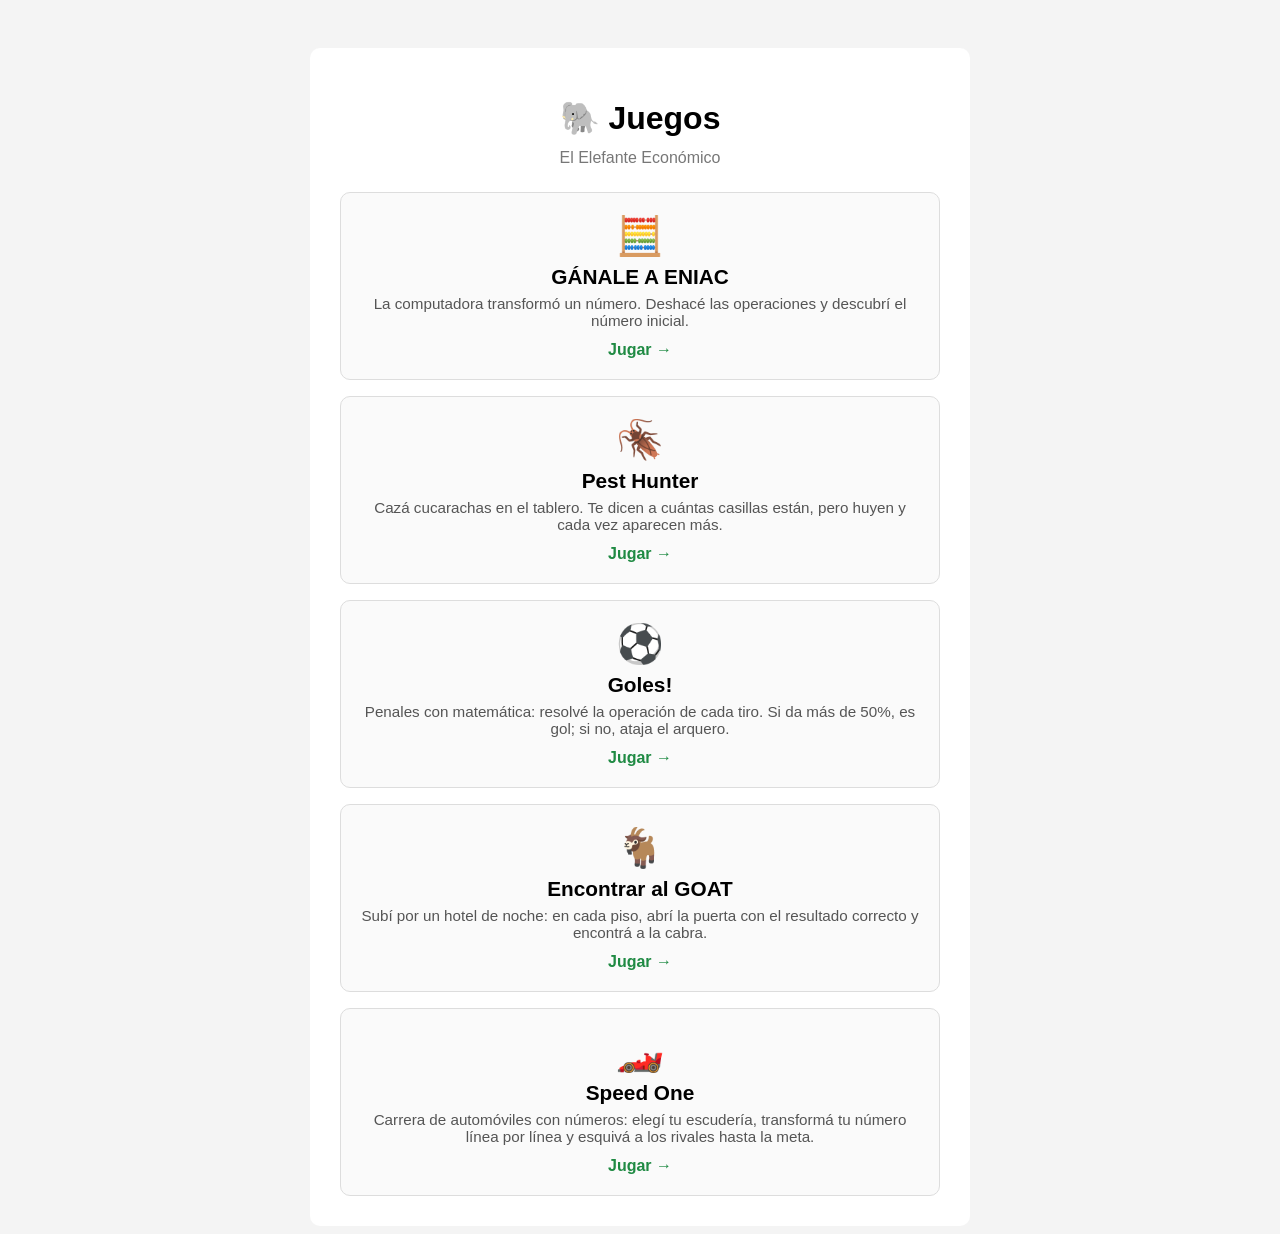
<file: index.html>
<!DOCTYPE html>
<html lang="es">
<head>
    <meta charset="UTF-8">
    <meta name="viewport" content="width=device-width, initial-scale=1.0">
    <title>Juegos · El Elefante Económico</title>

    <link rel="stylesheet" href="style.css">
</head>
<body>

<div class="contenedor">

    <h1>🐘 Juegos</h1>
    <p class="subtitulo">El Elefante Económico</p>

    <div class="juegos">

        <a class="tarjeta" href="ENIAC/">
            <span class="icono">🧮</span>
            <span class="titulo">GÁNALE A ENIAC</span>
            <span class="descripcion">
                La computadora transformó un número. Deshacé las operaciones
                y descubrí el número inicial.
            </span>
            <span class="entrar">Jugar →</span>
        </a>

        <a class="tarjeta" href="Pest Hunter/">
            <span class="icono">🪳</span>
            <span class="titulo">Pest Hunter</span>
            <span class="descripcion">
                Cazá cucarachas en el tablero. Te dicen a cuántas casillas están,
                pero huyen y cada vez aparecen más.
            </span>
            <span class="entrar">Jugar →</span>
        </a>

        <a class="tarjeta" href="goles/">
            <span class="icono">⚽</span>
            <span class="titulo">Goles!</span>
            <span class="descripcion">
                Penales con matemática: resolvé la operación de cada tiro.
                Si da más de 50%, es gol; si no, ataja el arquero.
            </span>
            <span class="entrar">Jugar →</span>
        </a>
<a class="tarjeta" href="goat/">
            <span class="icono">🐐</span>
            <span class="titulo">Encontrar al GOAT</span>
            <span class="descripcion">
                Subí por un hotel de noche: en cada piso, abrí la puerta con el
                resultado correcto y encontrá a la cabra.
            </span>
            <span class="entrar">Jugar →</span>
        </a>
        <a class="tarjeta" href="speed-one/">
            <span class="icono">🏎️</span>
            <span class="titulo">Speed One</span>
            <span class="descripcion">
                Carrera de automóviles con números: elegí tu escudería, transformá tu número
                línea por línea y esquivá a los rivales hasta la meta.
            </span>
            <span class="entrar">Jugar →</span>
        </a>

    </div>

</div>

</body>
</html>
</file>
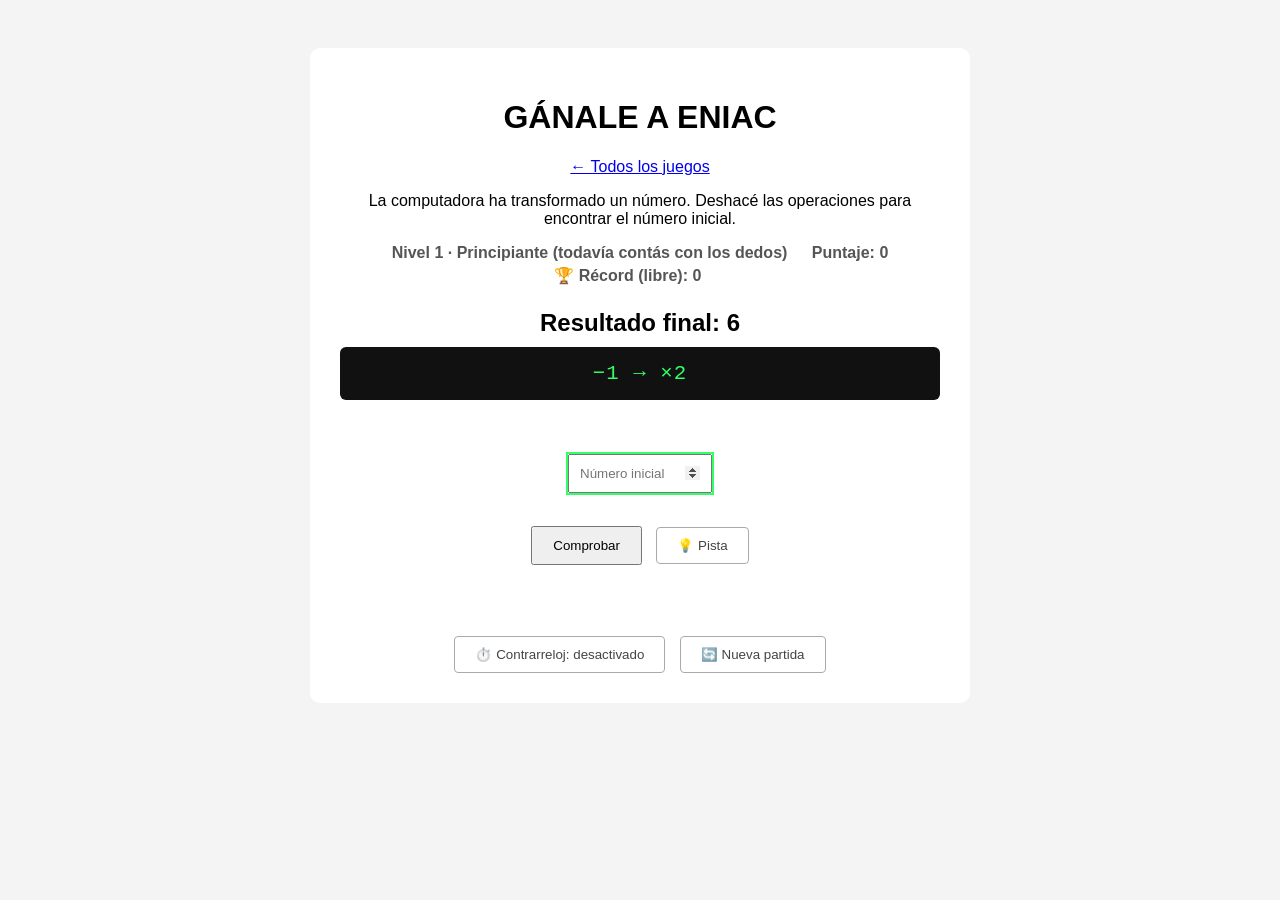
<file: ENIAC/index.html>
<!DOCTYPE html>
<html lang="es">
<head>
    <meta charset="UTF-8">
    <meta name="viewport" content="width=device-width, initial-scale=1.0">
    <title>ENIAC</title>

    <link rel="stylesheet" href="style.css">
</head>
<body>

<div class="contenedor">

    <h1>GÁNALE A ENIAC</h1>

    <p><a href="../">← Todos los juegos</a></p>

    <p>La computadora ha transformado un número. Deshacé las operaciones para encontrar el número inicial.</p>

    <div class="estadisticas">
        <p id="nivel"></p>
        <p id="puntaje"></p>
        <p id="record"></p>
        <p id="tiempo"></p>
    </div>

    <h2 id="resultado"></h2>

    <div id="operaciones"></div>

    <p id="pista"></p>

    <br>

    <input
        type="number"
        id="respuesta"
        placeholder="Número inicial">

    <br><br>

    <div class="botones">
        <button id="btnComprobar" onclick="comprobar()">Comprobar</button>
        <button id="btnPista" class="secundario" onclick="pedirPista()">💡 Pista</button>
    </div>

    <p id="mensaje"></p>

    <div class="botones">
        <button id="btnModo" class="secundario" onclick="alternarModo()"></button>
        <button id="btnNueva" class="secundario" onclick="nuevaPartida()">🔄 Nueva partida</button>
    </div>

</div>

<script src="script.js"></script>

</body>
</html>
</file>
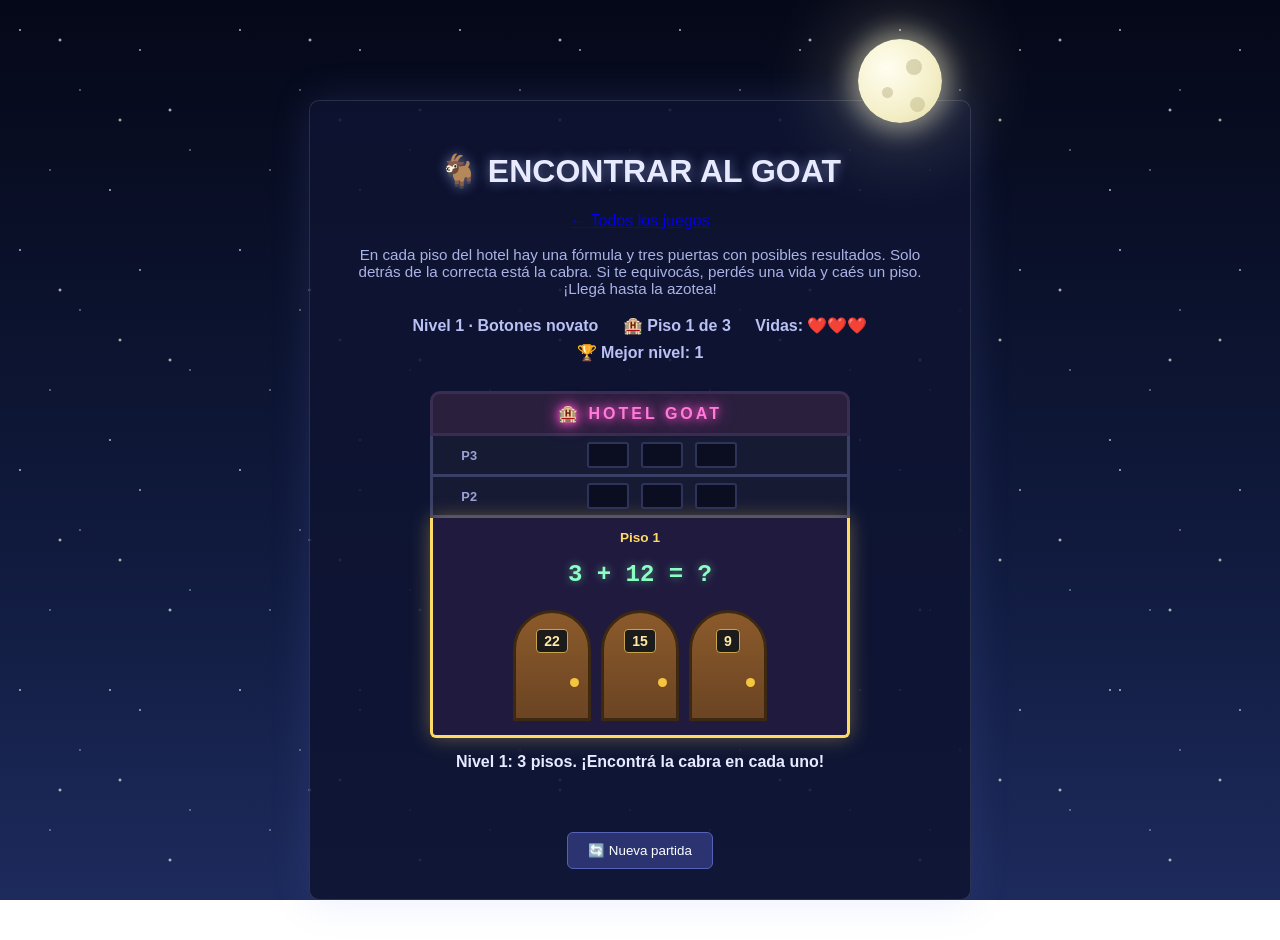
<file: goat/index.html>
<!DOCTYPE html>
<html lang="es">
<head>
    <meta charset="UTF-8">
    <meta name="viewport" content="width=device-width, initial-scale=1.0">
    <title>Encontrar al GOAT</title>

    <link rel="stylesheet" href="style.css">
</head>
<body>

<div class="contenedor">

    <div class="luna"></div>

    <h1>🐐 ENCONTRAR AL GOAT</h1>

    <p><a href="../">← Todos los juegos</a></p>

    <p class="consigna">
        En cada piso del hotel hay una fórmula y tres puertas con posibles resultados.
        Solo detrás de la correcta está la cabra. Si te equivocás, perdés una vida
        y caés un piso. ¡Llegá hasta la azotea!
    </p>

    <div class="estadisticas">
        <p id="nivel"></p>
        <p id="piso"></p>
        <p id="vidas"></p>
        <p id="record"></p>
    </div>

    <!-- El hotel se dibuja desde script.js -->
    <div id="hotel"></div>

    <p id="mensaje"></p>

    <button id="btnSiguiente" onclick="siguienteNivel()" hidden>Siguiente nivel ▶</button>
    <button id="btnNueva" onclick="nuevaPartida()">🔄 Nueva partida</button>

</div>

<script src="script.js"></script>

</body>
</html>
</file>
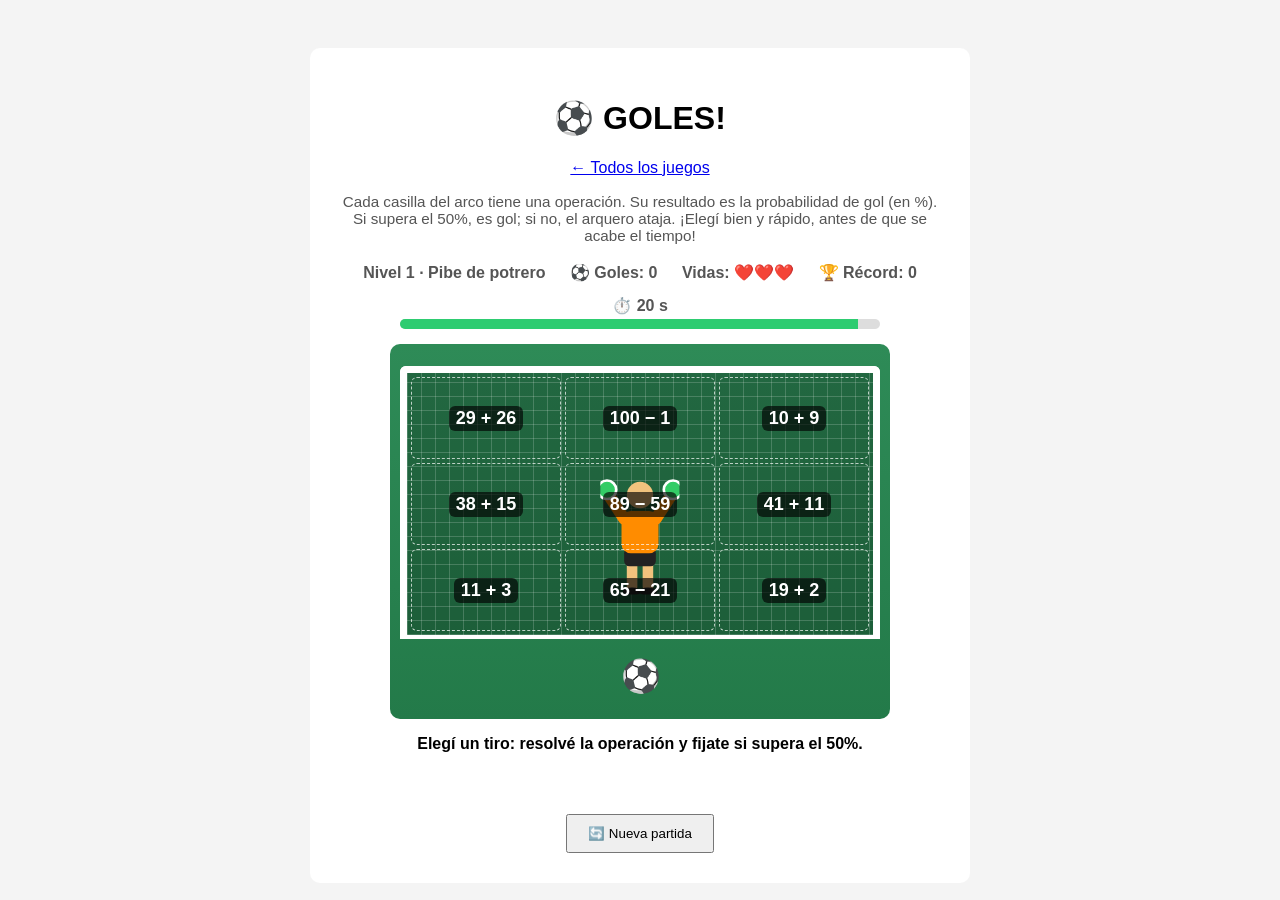
<file: goles/index.html>
<!DOCTYPE html>
<html lang="es">
<head>
    <meta charset="UTF-8">
    <meta name="viewport" content="width=device-width, initial-scale=1.0">
    <title>goles</title>

    <link rel="stylesheet" href="style.css">
</head>
<body>

<div class="contenedor">

    <h1>⚽ GOLES!</h1>

       <p><a href="../">← Todos los juegos</a></p>

    <p class="consigna">
        Cada casilla del arco tiene una operación. Su resultado es la probabilidad
        de gol (en %). Si supera el 50%, es gol; si no, el arquero ataja.
        ¡Elegí bien y rápido, antes de que se acabe el tiempo!
    </p>

    <div class="estadisticas">
        <p id="nivel"></p>
        <p id="goles"></p>
        <p id="vidas"></p>
        <p id="record"></p>
    </div>

    <p id="tiempo"></p>
    <div class="barra"><div id="barraTiempo"></div></div>

    <div class="campo">

        <div class="arco">

            <!-- Arquero -->
            <div id="arquero">
                <svg viewBox="0 0 60 90" xmlns="http://www.w3.org/2000/svg" aria-hidden="true">
                    <rect x="20" y="64" width="8" height="22" rx="3" fill="#f1c27d"/>
                    <rect x="32" y="64" width="8" height="22" rx="3" fill="#f1c27d"/>
                    <ellipse cx="24" cy="87" rx="7" ry="3" fill="#222"/>
                    <ellipse cx="36" cy="87" rx="7" ry="3" fill="#222"/>
                    <rect x="18" y="54" width="24" height="14" rx="4" fill="#222"/>
                    <line x1="18" y1="32" x2="5" y2="12" stroke="#ff8c00" stroke-width="9" stroke-linecap="round"/>
                    <line x1="42" y1="32" x2="55" y2="12" stroke="#ff8c00" stroke-width="9" stroke-linecap="round"/>
                    <rect x="16" y="26" width="28" height="32" rx="7" fill="#ff8c00"/>
                    <circle cx="30" cy="14" r="10" fill="#f1c27d"/>
                    <circle cx="5" cy="10" r="7" fill="#33cc66" stroke="#fff" stroke-width="2"/>
                    <circle cx="55" cy="10" r="7" fill="#33cc66" stroke="#fff" stroke-width="2"/>
                </svg>
            </div>

            <!-- Los 9 tiros se generan desde script.js -->
            <div id="tiros"></div>

        </div>

        <div class="area">
            <span id="pelota">⚽</span>
        </div>

    </div>

    <p id="mensaje"></p>

    <button id="btnSiguiente" onclick="siguiente()" hidden>Siguiente tiro ▶</button>
    <button id="btnNueva" onclick="nuevaPartida()">🔄 Nueva partida</button>

</div>

<script src="script.js"></script>

</body>
</html>
</file>
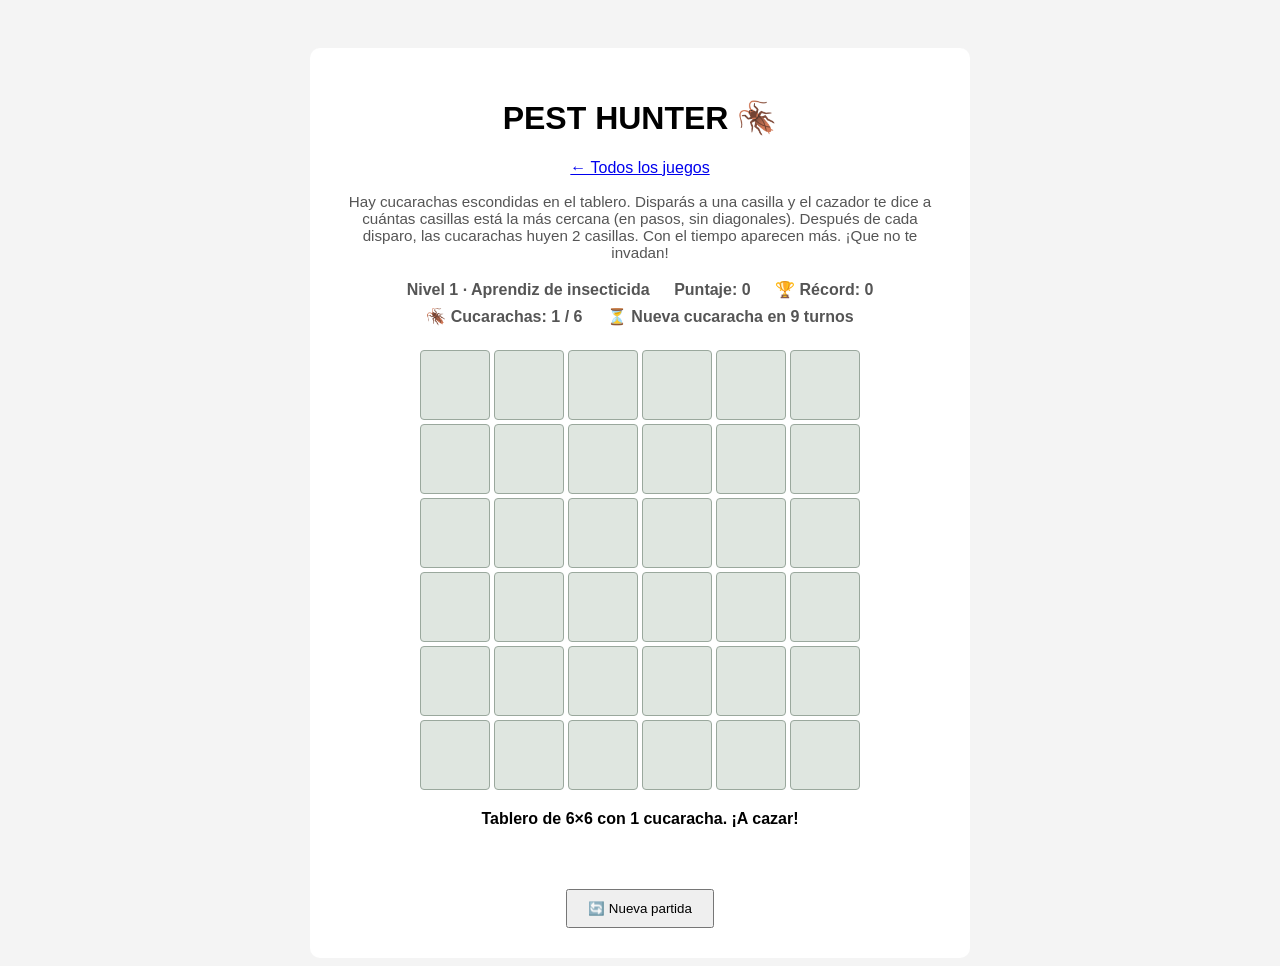
<file: Pest Hunter/index.html>
<!DOCTYPE html>
<html lang="es">
<head>
    <meta charset="UTF-8">
    <meta name="viewport" content="width=device-width, initial-scale=1.0">
    <title>Pest Hunter</title>

    <link rel="stylesheet" href="style.css">
</head>
<body>

<div class="contenedor">

    <h1>PEST HUNTER 🪳</h1>

    <p><a href="../">← Todos los juegos</a></p>

    <p class="consigna">
        Hay cucarachas escondidas en el tablero. Disparás a una casilla y el cazador
        te dice a cuántas casillas está la más cercana (en pasos, sin diagonales).
        Después de cada disparo, las cucarachas huyen 2 casillas.
        Con el tiempo aparecen más. ¡Que no te invadan!
    </p>

    <div class="estadisticas">
        <p id="nivel"></p>
        <p id="puntaje"></p>
        <p id="record"></p>
    </div>

    <div class="estadisticas">
        <p id="plaga"></p>
        <p id="proxima"></p>
    </div>

    <div id="tablero"></div>

    <p id="mensaje"></p>

    <button id="btnNueva" onclick="nuevaPartida()">🔄 Nueva partida</button>

</div>

<script src="script.js"></script>

</body>
</html>
</file>
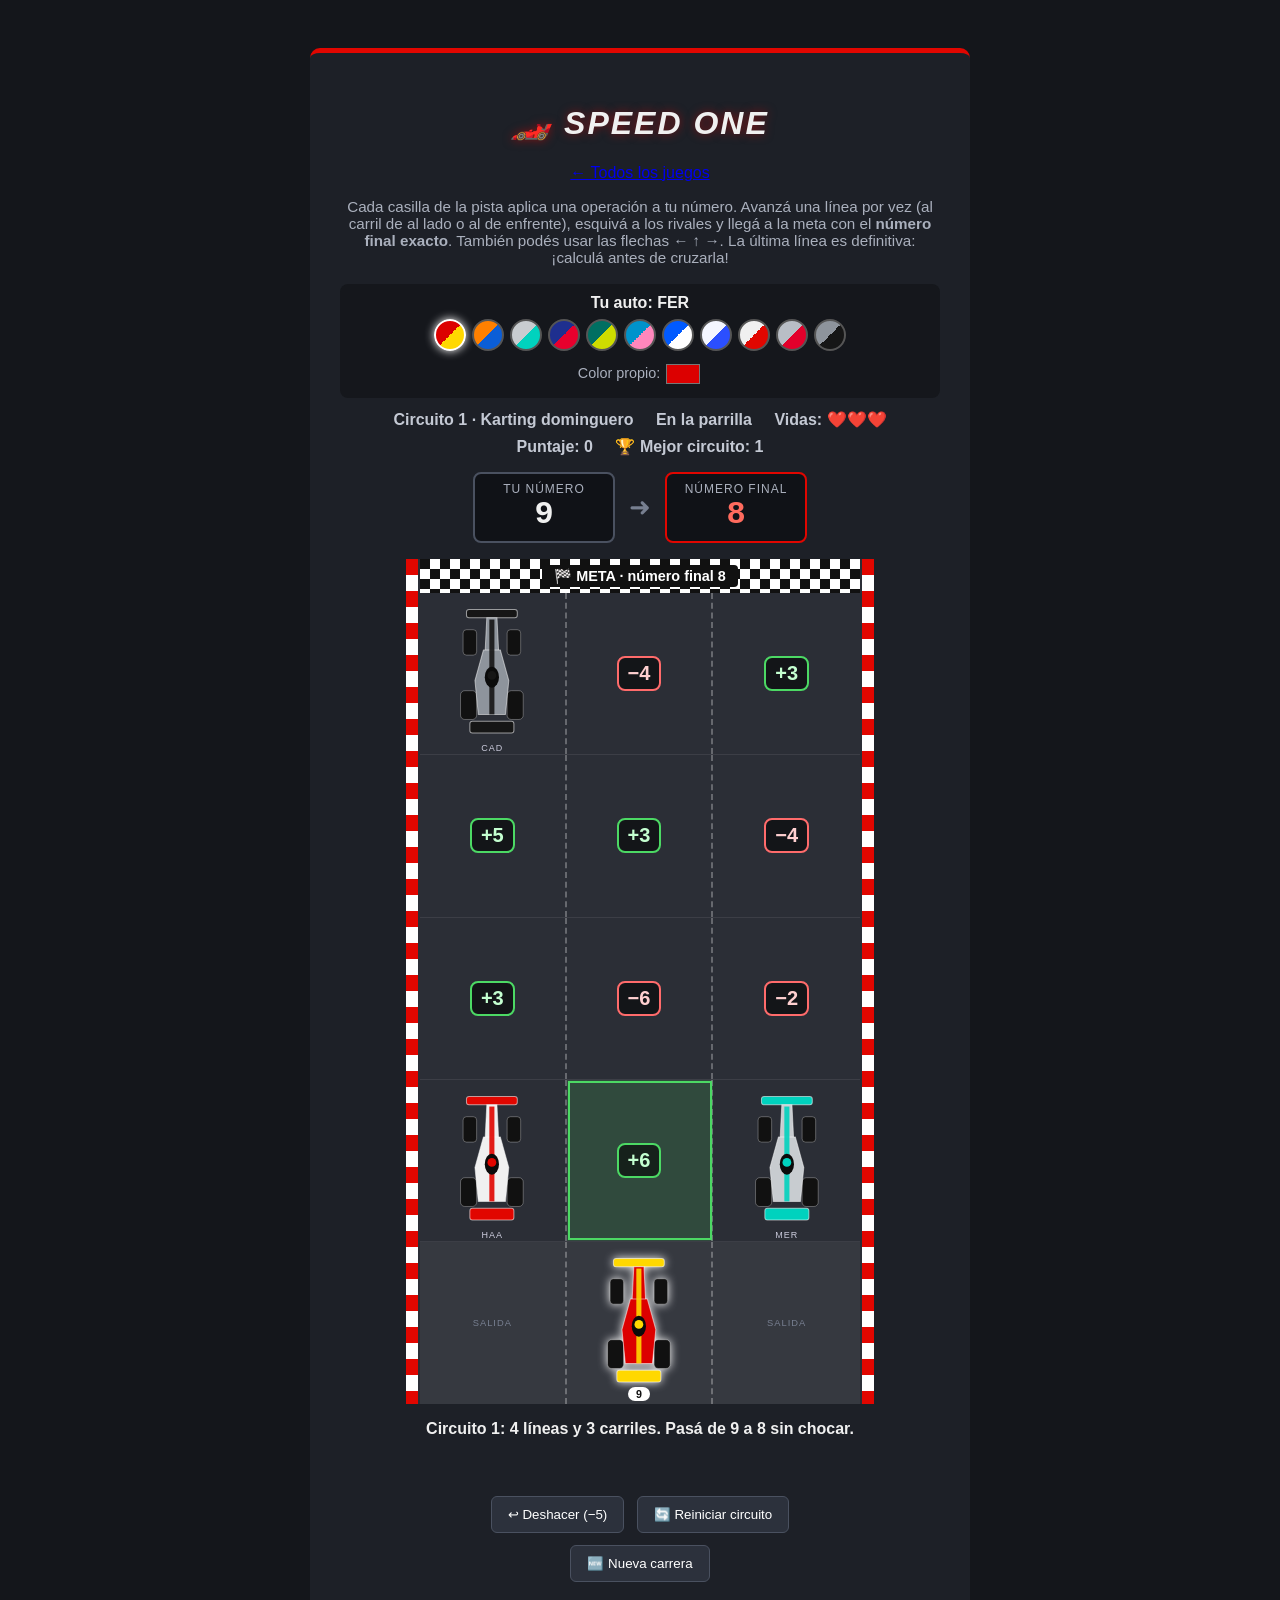
<file: speed-one/index.html>
<!DOCTYPE html>
<html lang="es">
<head>
    <meta charset="UTF-8">
    <meta name="viewport" content="width=device-width, initial-scale=1.0">
    <title>speed-one</title>

    <link rel="stylesheet" href="style.css">
</head>
<body>

<div class="contenedor">

    <h1>🏎️ SPEED ONE</h1>

     <p><a href="../">← Todos los juegos</a></p>

    <p class="consigna">
        Cada casilla de la pista aplica una operación a tu número. Avanzá una línea por vez
        (al carril de al lado o al de enfrente), esquivá a los rivales y llegá a la meta
        con el <b>número final exacto</b>. También podés usar las flechas ← ↑ →.
        La última línea es definitiva: ¡calculá antes de cruzarla!
    </p>

    <!-- Garaje: elegí el color de tu auto -->
    <div class="garage">
        <p id="nombreAuto"></p>
        <div id="colores"></div>
        <label class="propio">
            Color propio:
            <input type="color" id="colorPropio" value="#dc0000">
        </label>
    </div>

    <div class="estadisticas">
        <p id="nivel"></p>
        <p id="linea"></p>
        <p id="vidas"></p>
        <p id="puntaje"></p>
        <p id="record"></p>
    </div>

    <div class="marcadores">
        <div class="caja">
            <span>Tu número</span>
            <b id="tuNumero"></b>
        </div>
        <div class="flecha">➜</div>
        <div class="caja objetivo">
            <span>Número final</span>
            <b id="numeroMeta"></b>
        </div>
    </div>

    <!-- La pista se dibuja desde script.js -->
    <div id="pista"></div>

    <p id="mensaje"></p>

    <div class="botones">
        <button id="btnDeshacer" onclick="deshacer()">↩ Deshacer (−5)</button>
        <button id="btnReiniciar" onclick="reiniciarCircuito()">🔄 Reiniciar circuito</button>
    </div>
    <div class="botones">
        <button id="btnSiguiente" onclick="siguienteNivel()" hidden>Siguiente circuito ▶</button>
        <button id="btnNueva" onclick="nuevaPartida()">🆕 Nueva carrera</button>
    </div>

</div>

<script src="script.js"></script>

</body>
</html>
</file>
<file: style.css>
body {
    font-family: Arial, sans-serif;
    background: #f4f4f4;
    text-align: center;
    padding: 40px 15px 0;
}

.contenedor {
    background: white;
    max-width: 600px;
    margin: auto;
    padding: 30px;
    border-radius: 10px;
}

.subtitulo {
    margin-top: -10px;
    color: #777;
}

.juegos {
    display: grid;
    gap: 16px;
    margin-top: 25px;
}

.tarjeta {
    display: flex;
    flex-direction: column;
    align-items: center;
    gap: 6px;
    padding: 20px;
    border: 1px solid #ddd;
    border-radius: 10px;
    background: #fafafa;
    color: inherit;
    text-decoration: none;
    transition: transform 0.15s, box-shadow 0.15s, border-color 0.15s;
}

.tarjeta:hover,
.tarjeta:focus-visible {
    transform: translateY(-3px);
    border-color: #33aa55;
    box-shadow: 0 6px 14px rgba(0, 0, 0, 0.12);
}

.icono {
    font-size: 2.4em;
}

.titulo {
    font-size: 1.3em;
    font-weight: bold;
}

.descripcion {
    color: #555;
    font-size: 0.95em;
}

.entrar {
    margin-top: 6px;
    font-weight: bold;
    color: #1f8a43;
}
</file>
<file: ENIAC/style.css>
body {
    font-family: Arial, sans-serif;
    background: #f4f4f4;
    text-align: center;
    padding: 40px 15px 0;
}

.contenedor {
    background: white;
    max-width: 600px;
    margin: auto;
    padding: 30px;
    border-radius: 10px;
}

button {
    margin-top: 15px;
    padding: 10px 20px;
    cursor: pointer;
}

input {
    padding: 10px;
    width: 120px;
}

/* --- Nuevos elementos --- */

#nivel,
#puntaje {
    display: inline-block;
    margin: 0 10px;
    font-weight: bold;
    color: #555;
}

#resultado {
    margin: 20px 0 10px;
}

/* Operaciones con aspecto de terminal antigua */
#operaciones {
    font-family: "Courier New", monospace;
    font-size: 1.3em;
    background: #111;
    color: #33ff66;
    padding: 15px;
    border-radius: 6px;
    letter-spacing: 1px;
    overflow-wrap: anywhere;
}

button:hover {
    background: #e6e6e6;
}

input:focus {
    outline: 2px solid #33ff66;
}

#mensaje {
    min-height: 1.5em;
    font-weight: bold;
}

/* --- Nuevos: récord, tiempo, pista y botones --- */

.estadisticas p {
    display: inline-block;
    margin: 4px 10px;
    font-weight: bold;
    color: #555;
}

#tiempo {
    color: #c0392b;
}

#pista {
    min-height: 1.5em;
    margin: 12px 0 0;
    color: #8a6d00;
    font-style: italic;
}

.botones button {
    margin: 15px 5px 0;
}

button.secundario {
    background: transparent;
    border: 1px solid #aaa;
    border-radius: 4px;
    color: #444;
}

button:disabled {
    opacity: 0.5;
    cursor: not-allowed;
}
</file>
<file: goat/style.css>
/* ---------- Noche con estrellas ---------- */

body {
    font-family: Arial, sans-serif;
    text-align: center;
    color: #e8eaff;
    min-height: 100vh;
    margin: 0;
    padding: 100px 15px 40px;
    box-sizing: border-box;
    background:
        radial-gradient(1.5px 1.5px at 20px 30px, #fff, transparent),
        radial-gradient(1px 1px at 80px 90px, #fff, transparent),
        radial-gradient(1.5px 1.5px at 140px 50px, #dfe6ff, transparent),
        radial-gradient(1px 1px at 190px 150px, #fff, transparent),
        radial-gradient(1px 1px at 50px 170px, #fff, transparent),
        radial-gradient(2px 2px at 120px 120px, #fffbe0, transparent),
        linear-gradient(#050818, #101a3d 60%, #1d2a5c);
    background-size:
        220px 220px, 220px 220px, 220px 220px,
        220px 220px, 220px 220px, 220px 220px,
        100% 100%;
    background-attachment: fixed;
}

/* Estrellas que titilan */
body::before {
    content: "";
    position: fixed;
    inset: 0;
    pointer-events: none;
    background-image:
        radial-gradient(2px 2px at 60px 40px, #fff, transparent),
        radial-gradient(2px 2px at 170px 110px, #fff, transparent),
        radial-gradient(1.5px 1.5px at 110px 190px, #fff, transparent);
    background-size: 250px 250px;
    animation: titilar 3s ease-in-out infinite alternate;
}

@keyframes titilar {
    from { opacity: 0.15; }
    to   { opacity: 1; }
}

.contenedor {
    position: relative;
    z-index: 1;
    max-width: 600px;
    margin: auto;
    padding: 30px;
    border-radius: 10px;
    background: rgba(14, 20, 50, 0.88);
    border: 1px solid rgba(255, 255, 255, 0.12);
    box-shadow: 0 0 40px rgba(120, 140, 255, 0.15);
}

h1 {
    text-shadow: 0 0 12px rgba(180, 190, 255, 0.5);
}

/* ---------- Luna ---------- */

.luna {
    position: absolute;
    top: -62px;
    right: 28px;
    width: 84px;
    height: 84px;
    border-radius: 50%;
    background: radial-gradient(circle at 35% 35%, #fffef0, #f4efc8 60%, #e3dca8);
    box-shadow:
        0 0 25px 8px rgba(255, 250, 210, 0.45),
        0 0 80px 25px rgba(255, 250, 210, 0.2);
}

.luna::before,
.luna::after {
    content: "";
    position: absolute;
    border-radius: 50%;
    background: rgba(160, 150, 100, 0.35);
}

.luna::before {
    width: 16px;
    height: 16px;
    top: 20px;
    left: 48px;
}

.luna::after {
    width: 11px;
    height: 11px;
    top: 48px;
    left: 24px;
    box-shadow: 30px 12px 0 2px rgba(160, 150, 100, 0.3);
}

/* ---------- Textos y botones ---------- */

.consigna {
    color: #aab3e6;
    font-size: 0.95em;
}

.estadisticas p {
    display: inline-block;
    margin: 4px 10px;
    font-weight: bold;
    color: #b9c1f5;
}

button {
    margin-top: 15px;
    padding: 10px 20px;
    cursor: pointer;
    color: #fff;
    background: #2b3470;
    border: 1px solid #5662b8;
    border-radius: 6px;
}

button:hover:not(:disabled) {
    background: #3a4691;
}

#mensaje {
    min-height: 3em;
    margin-top: 15px;
    font-weight: bold;
}

/* ---------- Hotel ---------- */

#hotel {
    max-width: 420px;
    margin: 25px auto 0;
}

.techo {
    padding: 10px;
    background: #2a1f3d;
    border: 3px solid #3a2d52;
    border-radius: 10px 10px 0 0;
    color: #ff7ad9;
    font-weight: bold;
    letter-spacing: 3px;
    text-shadow: 0 0 8px #ff4fc8, 0 0 18px #ff4fc8;
}

.piso {
    display: flex;
    align-items: center;
    gap: 10px;
    padding: 6px 10px;
    background: #161a33;
    border: 3px solid #3a3f66;
    border-top: none;
}

.piso:last-child {
    border-radius: 0 0 6px 6px;
}

.numero {
    width: 34px;
    text-align: right;
    font-size: 0.8em;
    font-weight: bold;
    color: #9aa3d8;
}

.ventanas {
    display: flex;
    flex: 1;
    justify-content: center;
    gap: 12px;
}

.ventana {
    width: 38px;
    height: 22px;
    line-height: 22px;
    font-size: 14px;
    border-radius: 3px;
    background: #0b0e20;
    border: 2px solid #2d3359;
}

/* Pisos ya superados: ventanas encendidas con su cabra */
.superado .ventana {
    background: #ffd966;
    border-color: #b8962e;
    box-shadow: 0 0 10px rgba(255, 217, 102, 0.6);
}

/* Piso actual */
.piso.activo {
    flex-direction: column;
    align-items: stretch;
    padding: 12px 10px 14px;
    background: #201a3f;
    border-color: #ffd966;
    box-shadow: 0 0 20px rgba(255, 217, 102, 0.35);
}

.etiqueta {
    font-size: 0.85em;
    font-weight: bold;
    color: #ffd966;
}

.formula {
    margin: 6px 0 12px;
    font-family: "Courier New", monospace;
    font-size: 1.5em;
    font-weight: bold;
    color: #8affc1;
    text-shadow: 0 0 8px rgba(138, 255, 193, 0.5);
}

/* ---------- Puertas ---------- */

.puertas {
    display: flex;
    justify-content: center;
    gap: 10px;
}

.puerta {
    position: relative;
    flex: 1 1 0;
    max-width: 78px;
    aspect-ratio: 0.7;
    margin: 0;
    padding: 0;
    display: flex;
    flex-direction: column;
    align-items: center;
    background: linear-gradient(#8b5a2b, #6b4423);
    border: 3px solid #3d2812;
    border-radius: 40px 40px 0 0;
}

.puerta::after {
    content: "";
    position: absolute;
    right: 9px;
    top: 62%;
    width: 9px;
    height: 9px;
    border-radius: 50%;
    background: #f5c542;
}

.puerta:hover:not(:disabled) {
    background: linear-gradient(#a0693a, #7d5230);
    transform: translateY(-2px);
}

.puerta:disabled {
    cursor: default;
}

.placa {
    margin-top: 22%;
    padding: 3px 7px;
    background: #1b1b1b;
    border: 1px solid #c9a24d;
    border-radius: 4px;
    color: #ffe9a8;
    font-weight: bold;
    font-size: 1.05em;
}

.dentro {
    display: none;
    margin-top: 6px;
    font-size: 2em;
    line-height: 1;
}

.puerta.abierta {
    background: radial-gradient(#3b2f55, #120d1f);
}

.puerta.abierta::after {
    display: none;
}

.puerta.abierta .placa {
    margin-top: 12%;
}

.puerta.abierta .dentro {
    display: block;
}

.puerta.acierto {
    border-color: #2ecc71;
    box-shadow: 0 0 18px #2ecc71;
}

.puerta.fallo {
    border-color: #e74c3c;
    box-shadow: 0 0 14px #e74c3c;
}

@media (max-width: 480px) {
    .contenedor {
        padding: 22px 14px;
    }
}
</file>
<file: goles/style.css>
body {
    font-family: Arial, sans-serif;
    background: #f4f4f4;
    text-align: center;
    padding: 40px 15px 0;
}

.contenedor {
    background: white;
    max-width: 600px;
    margin: auto;
    padding: 30px;
    border-radius: 10px;
}

.consigna {
    color: #555;
    font-size: 0.95em;
}

button {
    margin-top: 15px;
    padding: 10px 20px;
    cursor: pointer;
}

.estadisticas p {
    display: inline-block;
    margin: 4px 10px;
    font-weight: bold;
    color: #555;
}

/* Tiempo */
#tiempo {
    margin: 10px 0 4px;
    font-weight: bold;
    color: #555;
}

.barra {
    max-width: 480px;
    height: 10px;
    margin: 0 auto 15px;
    background: #ddd;
    border-radius: 5px;
    overflow: hidden;
}

#barraTiempo {
    width: 100%;
    height: 100%;
    background: #2ecc71;
    transition: width 0.1s linear;
}

/* Cancha */
.campo {
    max-width: 480px;
    margin: 0 auto;
    padding: 22px 10px 0;
    border-radius: 10px;
    background: linear-gradient(#2e8b57, #237a49);
}

/* Arco con red */
.arco {
    position: relative;
    aspect-ratio: 16 / 9;
    border: 7px solid #fff;
    border-bottom: none;
    border-radius: 6px 6px 0 0;
    background:
        repeating-linear-gradient(0deg, rgba(255, 255, 255, 0.18) 0 1px, transparent 1px 14px),
        repeating-linear-gradient(90deg, rgba(255, 255, 255, 0.18) 0 1px, transparent 1px 14px),
        rgba(0, 0, 0, 0.25);
}

/* Arquero (queda detrás de los botones, que son semitransparentes) */
#arquero {
    position: absolute;
    left: 50%;
    top: 62%;
    width: 17%;
    transform: translate(-50%, -50%);
    transition: left 0.4s ease, top 0.4s ease, transform 0.4s ease;
    pointer-events: none;
    z-index: 1;
}

#arquero svg {
    display: block;
    width: 100%;
}

/* Los 9 tiros */
#tiros {
    position: absolute;
    inset: 0;
    display: grid;
    grid-template-columns: repeat(3, 1fr);
    grid-template-rows: repeat(3, 1fr);
    gap: 4px;
    padding: 4px;
    z-index: 2;
}

.tiro {
    display: flex;
    flex-direction: column;
    align-items: center;
    justify-content: center;
    gap: 4px;
    margin: 0;
    padding: 0;
    background: transparent;
    border: 1px dashed rgba(255, 255, 255, 0.7);
    border-radius: 6px;
}

.tiro:hover:not(:disabled) {
    background: rgba(255, 255, 255, 0.25);
}

.tiro:disabled {
    cursor: default;
}

.op {
    padding: 2px 7px;
    border-radius: 6px;
    background: rgba(0, 0, 0, 0.65);
    color: #fff;
    font-weight: bold;
    font-size: clamp(12px, 3.4vw, 18px);
    white-space: nowrap;
}

.res {
    display: none;
    padding: 1px 6px;
    border-radius: 6px;
    background: #fff;
    font-weight: bold;
    font-size: clamp(11px, 3vw, 15px);
}

.revelado .res {
    display: inline-block;
}

.tiro.gol {
    background: rgba(46, 204, 113, 0.4);
}

.tiro.ataja {
    background: rgba(231, 76, 60, 0.4);
}

.tiro.gol .res {
    color: #1e8449;
}

.tiro.ataja .res {
    color: #c0392b;
}

.tiro.elegido {
    outline: 3px solid #f1c40f;
}

/* Zona del penal y pelota */
.area {
    position: relative;
    height: 80px;
    border-top: 4px solid #fff;
}

#pelota {
    position: absolute;
    left: 50%;
    top: 50%;
    margin: -0.6em 0 0 -0.6em;
    font-size: 2em;
    line-height: 1;
    transition: transform 0.55s ease-out;
    z-index: 3;
}

#mensaje {
    min-height: 3em;
    font-weight: bold;
}
</file>
<file: Pest Hunter/style.css>
body {
    font-family: Arial, sans-serif;
    background: #f4f4f4;
    text-align: center;
    padding: 40px 15px 0;
}

.contenedor {
    background: white;
    max-width: 600px;
    margin: auto;
    padding: 30px;
    border-radius: 10px;
}

.consigna {
    color: #555;
    font-size: 0.95em;
}

button {
    margin-top: 15px;
    padding: 10px 20px;
    cursor: pointer;
}

.estadisticas p {
    display: inline-block;
    margin: 4px 10px;
    font-weight: bold;
    color: #555;
}

#plaga.peligro {
    color: #c0392b;
}

/* Tablero */
#tablero {
    display: grid;
    gap: 4px;
    max-width: 440px;
    margin: 20px auto;
}

.celda {
    aspect-ratio: 1;
    margin: 0;
    padding: 0;
    font-size: clamp(14px, 3.5vw, 22px);
    font-weight: bold;
    background: #dfe6e0;
    border: 1px solid #9aa89d;
    border-radius: 4px;
    cursor: pointer;
}

.celda:hover:not(:disabled) {
    background: #cfe8d4;
}

.celda.vieja {
    opacity: 0.55;
}

.celda.ultimo {
    outline: 3px solid #e67e22;
    opacity: 1;
}

.celda:disabled {
    cursor: default;
}

#mensaje {
    min-height: 3em;
    font-weight: bold;
}
</file>
<file: speed-one/style.css>
body {
    font-family: Arial, sans-serif;
    background: #14161b;
    color: #f0f0f0;
    text-align: center;
    padding: 40px 15px 0;
}

.contenedor {
    max-width: 600px;
    margin: auto;
    padding: 30px;
    border-radius: 10px;
    background: #1d2027;
    border-top: 5px solid #e10600;
}

h1 {
    font-style: italic;
    letter-spacing: 2px;
    text-shadow: 0 0 10px rgba(225, 6, 0, 0.5);
}

.consigna {
    color: #aab0bd;
    font-size: 0.95em;
}

button {
    margin-top: 12px;
    padding: 10px 16px;
    cursor: pointer;
    color: #fff;
    background: #2c313c;
    border: 1px solid #4a5160;
    border-radius: 6px;
}

button:hover:not(:disabled) {
    background: #3a4150;
}

.botones button {
    margin: 12px 4px 0;
}

.estadisticas p {
    display: inline-block;
    margin: 4px 9px;
    font-weight: bold;
    color: #c4c9d4;
}

/* ---------- Garaje ---------- */

.garage {
    margin: 18px 0 8px;
    padding: 10px;
    background: #15171c;
    border-radius: 8px;
}

#nombreAuto {
    margin: 0 0 4px;
    font-weight: bold;
}

button.color {
    width: 32px;
    height: 32px;
    margin: 3px;
    padding: 0;
    border: 2px solid #555;
    border-radius: 50%;
}

button.color:hover:not(:disabled) {
    transform: scale(1.12);
}

button.color.elegido {
    border-color: #fff;
    box-shadow: 0 0 10px #fff;
}

.propio {
    display: inline-block;
    margin-top: 6px;
    font-size: 0.9em;
    color: #aab0bd;
}

.propio input {
    vertical-align: middle;
    width: 38px;
    height: 28px;
    padding: 0;
    border: none;
    background: none;
    cursor: pointer;
}

/* ---------- Marcadores de números ---------- */

.marcadores {
    display: flex;
    align-items: center;
    justify-content: center;
    gap: 14px;
    margin: 12px 0 16px;
}

.caja {
    min-width: 110px;
    padding: 8px 14px;
    border-radius: 8px;
    background: #101217;
    border: 2px solid #4a5160;
}

.caja span {
    display: block;
    font-size: 0.75em;
    color: #aab0bd;
    text-transform: uppercase;
    letter-spacing: 1px;
}

.caja b {
    font-size: 2em;
    font-family: "Courier New", monospace;
}

.caja.objetivo {
    border-color: #e10600;
}

.caja.objetivo b {
    color: #ff6b5e;
}

.flecha {
    font-size: 1.6em;
    color: #777f90;
}

/* ---------- Pista ---------- */

#pista {
    position: relative;
    max-width: 440px;
    margin: 0 auto;
    padding: 0 14px;
    background: #2b2e36;
}

/* Pianos rojos y blancos a los costados */
#pista::before,
#pista::after {
    content: "";
    position: absolute;
    top: 0;
    bottom: 0;
    width: 12px;
    background: repeating-linear-gradient(180deg, #e10600 0 16px, #fff 16px 32px);
}

#pista::before { left: 0; }
#pista::after  { right: 0; }

.meta {
    padding: 8px;
    background: conic-gradient(#fff 25%, #111 0 50%, #fff 0 75%, #111 0) 0 0 / 20px 20px;
}

.meta span {
    padding: 3px 12px;
    border-radius: 4px;
    background: #111;
    color: #fff;
    font-weight: bold;
    font-size: 0.9em;
}

.linea {
    display: grid;
    border-bottom: 1px solid rgba(255, 255, 255, 0.08);
}

.linea.salida {
    background: rgba(255, 255, 255, 0.05);
    border-bottom: none;
}

.celda {
    position: relative;
    aspect-ratio: 1 / 1.1;
    margin: 0;
    padding: 0;
    display: flex;
    align-items: center;
    justify-content: center;
    background: transparent;
    border: none;
    border-right: 2px dashed rgba(255, 255, 255, 0.28);
    border-radius: 0;
    cursor: default;
}

.celda:last-child {
    border-right: none;
}

.celda:disabled {
    color: inherit;
}

/* Casillas a las que podés avanzar */
.celda.alcanzable {
    cursor: pointer;
    background: rgba(76, 217, 100, 0.16);
    outline: 2px solid #4cd964;
    outline-offset: -3px;
    animation: pulso 1s ease-in-out infinite alternate;
}

.celda.alcanzable:hover {
    background: rgba(76, 217, 100, 0.35);
}

@keyframes pulso {
    from { outline-color: rgba(76, 217, 100, 0.4); }
    to   { outline-color: rgba(76, 217, 100, 1); }
}

.celda.pasada .op {
    opacity: 0.4;
}

.celda.huella {
    background: rgba(255, 255, 255, 0.1);
}

.celda.invalida .op {
    opacity: 0.35;
    text-decoration: line-through;
}

.etiqueta-salida {
    font-size: 0.7em;
    letter-spacing: 1px;
    color: #777f90;
}

/* Operaciones */
.op {
    padding: 4px 9px;
    border-radius: 8px;
    background: rgba(0, 0, 0, 0.55);
    border: 2px solid;
    font-weight: bold;
    font-size: clamp(14px, 4vw, 20px);
}

.op.mas   { border-color: #4cd964; color: #c4ffd0; }
.op.menos { border-color: #ff6b6b; color: #ffd0d0; }
.op.por   { border-color: #5ac8fa; color: #d0f0ff; }
.op.div   { border-color: #c792ea; color: #f0dcff; }

/* Autos */
.auto {
    display: flex;
    justify-content: center;
    height: 84%;
}

.auto svg {
    height: 100%;
    width: auto;
}

.auto.jugador svg {
    filter: drop-shadow(0 0 5px #fff);
}

.auto.jugador.recien {
    animation: avanza 0.3s ease-out;
}

@keyframes avanza {
    from { transform: translateY(40%); opacity: 0.6; }
    to   { transform: translateY(0);   opacity: 1; }
}

.badge {
    position: absolute;
    bottom: 3px;
    left: 50%;
    transform: translateX(-50%);
    padding: 1px 8px;
    border-radius: 10px;
    background: #fff;
    color: #111;
    font-weight: bold;
    font-size: 0.8em;
}

.codigo {
    position: absolute;
    bottom: 1px;
    left: 0;
    right: 0;
    font-size: 9px;
    letter-spacing: 1px;
    color: #ccd;
}

#mensaje {
    min-height: 3em;
    margin-top: 16px;
    font-weight: bold;
}

@media (max-width: 480px) {
    .contenedor {
        padding: 20px 12px;
    }
    .caja {
        min-width: 90px;
    }
}
</file>
